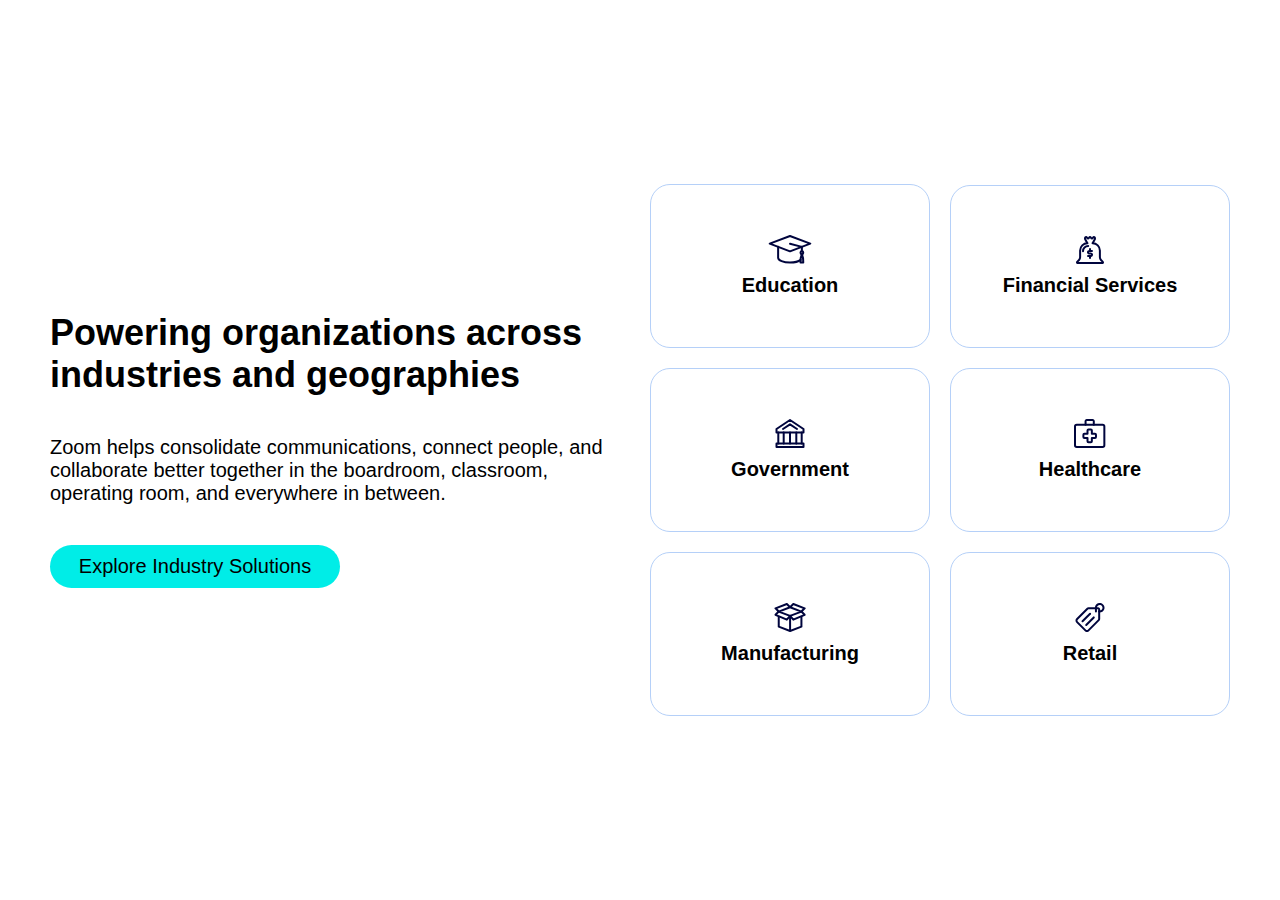
<file: Day 03/index.html>
<!DOCTYPE html>
<html lang="en">

<head>
    <meta charset="UTF-8">
    <meta name="viewport" content="width=device-width, initial-scale=1.0">
    <link rel="stylesheet" href="styles.css">

    <title>Ascend Bootcamp Class 3</title>
</head>

<body>
    <main>

        <section id="main-body" class="main-body">
            <div id="left" class="left">
                <h3>Powering organizations across industries and geographies</h3>

                <p>Zoom helps consolidate communications, connect people, and collaborate better together in the
                    boardroom, classroom, operating room, and everywhere in between.</p>

                <button>Explore Industry Solutions</button>
            </div>

            <div id="right" class="right">
                <div class="item">
                    <div>
                        <svg width="44" height="29" viewBox="0 0 44 29" fill="none" xmlns="http://www.w3.org/2000/svg">
                            <path d="M42.2592 8.68427L22.0007 16.3685L1.74219 8.68427L22.0007 1L42.2592 8.68427Z"
                                stroke="#00053D" stroke-width="2" stroke-linecap="round" stroke-linejoin="round"></path>
                            <path d="M33.8757 11.8622L22 8.68372" stroke="#00053D" stroke-width="2"
                                stroke-linecap="round" stroke-linejoin="round"></path>
                            <path
                                d="M33.8737 19.162C34.6453 19.162 35.2708 18.5364 35.2708 17.7648C35.2708 16.9932 34.6453 16.3677 33.8737 16.3677C33.1021 16.3677 32.4766 16.9932 32.4766 17.7648C32.4766 18.5364 33.1021 19.162 33.8737 19.162Z"
                                stroke="#00053D" stroke-width="2" stroke-linecap="round" stroke-linejoin="round"></path>
                            <path d="M33.8728 16.368V11.8622" stroke="#00053D" stroke-width="2" stroke-linecap="round"
                                stroke-linejoin="round"></path>
                            <path
                                d="M32.4766 27.5457C32.4766 21.7615 33.8737 19.1628 33.8737 19.1628C33.8737 19.1628 35.2708 21.7615 35.2708 27.5457H32.4766Z"
                                stroke="#00053D" stroke-width="2" stroke-linecap="round" stroke-linejoin="round"></path>
                            <path
                                d="M10.127 11.8622V22.6551C10.127 25.3586 15.4431 27.5451 22.0026 27.5451C26.6341 27.5451 30.63 26.4553 32.593 24.8626"
                                stroke="#00053D" stroke-width="2" stroke-linecap="round" stroke-linejoin="round"></path>
                        </svg>
                        <p>Education</p>
                    </div>
                    <div>
                        <svg width="29" height="28" viewBox="0 0 29 28" fill="none" xmlns="http://www.w3.org/2000/svg">
                            <path
                                d="M11.4033 7.24011C9.47257 7.24011 7.62089 8.0071 6.25564 9.37235C4.89039 10.7376 4.1234 12.5893 4.1234 14.52V21.3112C4.12396 22.3113 3.73401 23.2722 3.03662 23.9891L1.19064 25.8975C1.10069 25.9868 1.03904 26.1005 1.01337 26.2246C0.987701 26.3487 0.99916 26.4776 1.04631 26.5952C1.09347 26.7128 1.17422 26.8139 1.2785 26.8859C1.38278 26.9578 1.50595 26.9975 1.63263 26.9999H26.374C26.5007 26.9975 26.6238 26.9578 26.7281 26.8859C26.8324 26.8139 26.9131 26.7128 26.9603 26.5952C27.0074 26.4776 27.0189 26.3487 26.9932 26.2246C26.9676 26.1005 26.9059 25.9868 26.816 25.8975L24.97 23.9891C24.2726 23.2722 23.8826 22.3113 23.8832 21.3112V14.52C23.8832 12.5893 23.1162 10.7376 21.751 9.37235C20.3857 8.0071 18.534 7.24011 16.6033 7.24011"
                                stroke="#00053D" stroke-width="2" stroke-linecap="round" stroke-linejoin="round"></path>
                            <path
                                d="M7 15.1999C7 13.8208 7.54785 12.4982 8.52303 11.523C9.49821 10.5478 10.8208 10 12.1999 10"
                                stroke="#00053D" stroke-width="2" stroke-linecap="round" stroke-linejoin="round"></path>
                            <path
                                d="M16.7777 7L18.8166 3.3325C18.939 3.08667 19.003 2.79623 18.9999 2.5C18.9999 2.10218 18.8828 1.72064 18.6745 1.43934C18.4661 1.15803 18.1835 1 17.8888 1C16.9166 1 16.9166 2.5 15.9444 2.5C14.9722 2.5 14.9722 1 13.9944 1C13.0166 1 13.0277 2.5 12.0555 2.5C11.0833 2.5 11.0833 1 10.1111 1C9.81644 1 9.53383 1.15803 9.32546 1.43934C9.11708 1.72064 9.00002 2.10218 9.00002 2.5C8.99857 2.79702 9.06448 3.08753 9.18891 3.3325L11.2222 7"
                                stroke="#00053D" stroke-width="2" stroke-linecap="round" stroke-linejoin="round"></path>
                            <path
                                d="M15.9808 15.001H13.4124C13.0878 14.989 12.7693 15.0868 12.514 15.2769C12.2587 15.467 12.0833 15.7369 12.0192 16.0383C11.9862 16.2192 11.9958 16.4049 12.0472 16.5819C12.0986 16.759 12.1906 16.9232 12.3167 17.0628C12.4428 17.2024 12.5998 17.314 12.7766 17.3896C12.9535 17.4653 13.1457 17.5031 13.3397 17.5004H14.5876C14.9122 17.4884 15.2307 17.5863 15.486 17.7763C15.7413 17.9664 15.9167 18.2363 15.9808 18.5377C16.0138 18.7187 16.0042 18.9043 15.9528 19.0814C15.9014 19.2585 15.8094 19.4226 15.6833 19.5622C15.5572 19.7019 15.4002 19.8134 15.2234 19.8891C15.0465 19.9647 14.8543 20.0025 14.6603 19.9999H12.0192"
                                stroke="#00053D" stroke-width="2" stroke-linecap="round" stroke-linejoin="round"></path>
                            <path d="M14 13V15" stroke="#00053D" stroke-width="2" stroke-linecap="round"
                                stroke-linejoin="round"></path>
                            <path d="M14 20V22" stroke="#00053D" stroke-width="2" stroke-linecap="round"
                                stroke-linejoin="round"></path>
                        </svg>
                        <p>Financial Services</p>
                    </div>
                </div>

                <div class="item">
                    <div>
                        <svg width="30" height="29" viewBox="0 0 30 29" fill="none" xmlns="http://www.w3.org/2000/svg">
                            <path d="M28.5001 24.4H1.5V28H28.5001V24.4Z" stroke="#00053D" stroke-width="2"
                                stroke-linecap="round" stroke-linejoin="round"></path>
                            <path d="M3.29883 13.6002V24.4003" stroke="#00053D" stroke-width="2" stroke-linecap="round"
                                stroke-linejoin="round"></path>
                            <path d="M8.69922 13.6002V24.4003" stroke="#00053D" stroke-width="2" stroke-linecap="round"
                                stroke-linejoin="round"></path>
                            <path d="M15 13.5999V24.3999" stroke="#00053D" stroke-width="2" stroke-linecap="round"
                                stroke-linejoin="round"></path>
                            <path d="M26.7012 13.6002V24.4003" stroke="#00053D" stroke-width="2" stroke-linecap="round"
                                stroke-linejoin="round"></path>
                            <path d="M21.3008 13.6002V24.4003" stroke="#00053D" stroke-width="2" stroke-linecap="round"
                                stroke-linejoin="round"></path>
                            <path d="M28.5001 10V13.6001H1.5V10L15.0001 1L28.5001 10Z" stroke="#00053D" stroke-width="2"
                                stroke-linecap="round" stroke-linejoin="round"></path>
                            <path d="M7.99219 10.0005L15.0032 5.32947L22.0142 10.0005" stroke="#00053D" stroke-width="2"
                                stroke-linecap="round" stroke-linejoin="round"></path>
                        </svg>
                        <p>Government</p>
                    </div>
                    <div>
                        <svg width="32" height="29" viewBox="0 0 32 29" fill="none" xmlns="http://www.w3.org/2000/svg">
                            <path
                                d="M28.587 5.69543H2.76087C1.78837 5.69543 1 6.4838 1 7.4563V26.2389C1 27.2114 1.78837 27.9998 2.76087 27.9998H28.587C29.5595 27.9998 30.3478 27.2114 30.3478 26.2389V7.4563C30.3478 6.4838 29.5595 5.69543 28.587 5.69543Z"
                                stroke="#00053D" stroke-width="2" stroke-linecap="round" stroke-linejoin="round"></path>
                            <path
                                d="M11.5684 5.69565V2.17391C11.5684 1.86257 11.692 1.56398 11.9122 1.34383C12.1323 1.12368 12.4309 1 12.7423 1H18.6118C18.9232 1 19.2218 1.12368 19.4419 1.34383C19.6621 1.56398 19.7858 1.86257 19.7858 2.17391V5.69565"
                                stroke="#00053D" stroke-width="2" stroke-linecap="round" stroke-linejoin="round"></path>
                            <path
                                d="M21.9578 15.674C21.9578 15.1217 21.5101 14.674 20.9578 14.674H17.8491V11.5653C17.8491 11.013 17.4014 10.5653 16.8491 10.5653H14.5013C13.949 10.5653 13.5013 11.013 13.5013 11.5653V14.674H10.3926C9.84029 14.674 9.39258 15.1217 9.39258 15.674V18.0218C9.39258 18.5741 9.84029 19.0218 10.3926 19.0218H13.5013V22.1305C13.5013 22.6828 13.949 23.1305 14.5013 23.1305H16.8491C17.4014 23.1305 17.8491 22.6828 17.8491 22.1305V19.0218H20.9578C21.5101 19.0218 21.9578 18.5741 21.9578 18.0218V15.674Z"
                                stroke="#00053D" stroke-width="2" stroke-linecap="round" stroke-linejoin="round"></path>
                        </svg>
                        <p>Healthcare</p>
                    </div>

                </div>
               
                <div class="item">
                    <div>
                        <svg width="32" height="29" viewBox="0 0 32 29" fill="none" xmlns="http://www.w3.org/2000/svg">
                            <path d="M27.4202 8.55999L16.0802 12.88L4.74023 8.55999L16.0802 4.23999L27.4202 8.55999Z"
                                stroke="#00053D" stroke-width="2" stroke-linejoin="round"></path>
                            <path d="M16.0801 12.88V28" stroke="#00053D" stroke-width="2" stroke-linejoin="round"></path>
                            <path
                                d="M4.74 8.55994L1.5 11.7999L12.84 16.6599L16.08 12.8799L19.32 16.6599L30.66 11.7999L27.42 8.55994"
                                stroke="#00053D" stroke-width="2" stroke-linejoin="round"></path>
                            <path d="M16.08 4.24L12.84 1L1.5 5.31999L4.74 8.55999" stroke="#00053D" stroke-width="2"
                                stroke-linejoin="round"></path>
                            <path d="M16.0801 4.24L19.3201 1L30.6601 5.31999L27.4201 8.55999" stroke="#00053D" stroke-width="2"
                                stroke-linejoin="round"></path>
                            <path d="M4.74023 13.1879V23.68L16.0802 28L27.4202 23.68V13.1879" stroke="#00053D" stroke-width="2"
                                stroke-linejoin="round"></path>
                        </svg>
                        <p>Manufacturing</p>
                    </div>
                    <div>
                        <svg width="40" height="29" viewBox="0 0 40 29" fill="none" xmlns="http://www.w3.org/2000/svg">
                            <path
                                d="M15.4165 27.3665L7.13346 19.0834C6.93265 18.8828 6.77333 18.6446 6.66464 18.3824C6.55594 18.1202 6.5 17.8392 6.5 17.5553C6.5 17.2715 6.55594 16.9904 6.66464 16.7282C6.77333 16.466 6.93265 16.2278 7.13346 16.0272L17.3658 5.79487C17.6693 5.491 18.0811 5.32008 18.5105 5.3197H28.1003C28.3868 5.3197 28.6614 5.43348 28.864 5.63601C29.0665 5.83853 29.1803 6.11322 29.1803 6.39963V15.9894C29.1799 16.4189 29.009 16.8307 28.7051 17.1342L18.4728 27.3665C18.2722 27.5673 18.0339 27.7266 17.7717 27.8353C17.5095 27.944 17.2285 28 16.9446 28C16.6608 28 16.3797 27.944 16.1175 27.8353C15.8553 27.7266 15.6171 27.5673 15.4165 27.3665Z"
                                stroke="#00053D" stroke-width="2" stroke-linejoin="round"></path>
                            <path d="M12.5176 18.2789L20.0771 10.7194" stroke="#00053D" stroke-width="2"
                                stroke-linecap="round" stroke-linejoin="round"></path>
                            <path d="M23.7802 14.4235L16.2207 21.983" stroke="#00053D" stroke-width="2"
                                stroke-linecap="round" stroke-linejoin="round"></path>
                            <path
                                d="M25.9414 8.55953V4.77977C25.9414 4.0322 26.1631 3.30143 26.5784 2.67985C26.9937 2.05828 27.5841 1.5738 28.2747 1.28772C28.9654 1.00164 29.7254 0.926785 30.4586 1.07263C31.1918 1.21847 31.8652 1.57847 32.3939 2.10708C32.9225 2.63569 33.2825 3.30917 33.4283 4.04238C33.5742 4.77558 33.4993 5.53555 33.2132 6.22622C32.9271 6.91688 32.4427 7.5072 31.8211 7.92252C31.1995 8.33785 30.4687 8.55953 29.7212 8.55953H29.1812"
                                stroke="#00053D" stroke-width="2" stroke-linecap="round" stroke-linejoin="round"></path>
                        </svg>
                        <p>Retail</p>
                    </div>
                </div>

            </div>
        </section>
    </main>

</body>

</html>
</file>
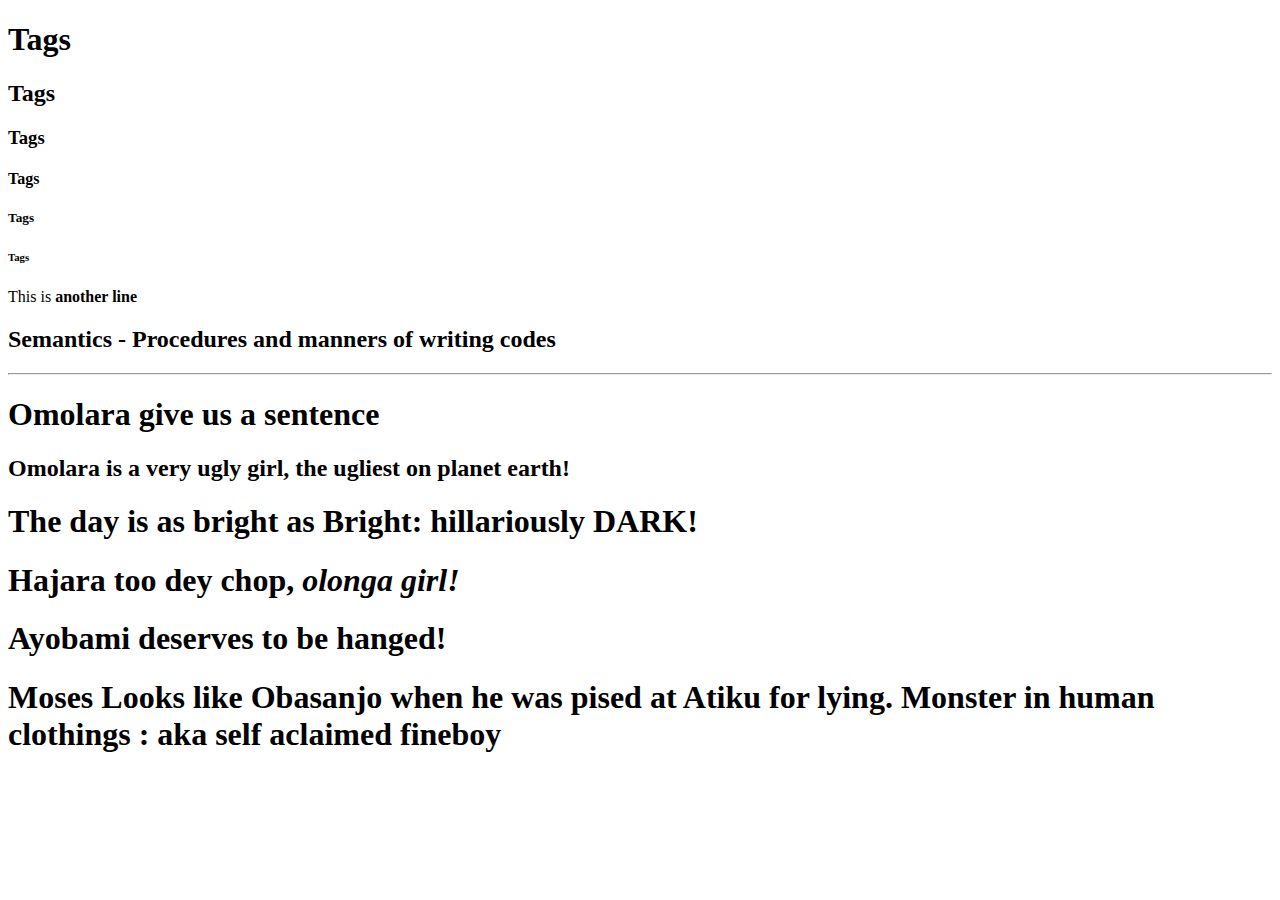
<file: Day 02/intro.html>
<!DOCTYPE html>
<html lang="en">
<head> 
    <meta charset="UTF-8">
    <meta name="viewport" content="width=device-width, initial-scale=1.0">
    <title>Ascend Bootcamp Day 02</title>
</head>
<body>
    <h1>Tags</h1>
    <h2>Tags</h2> 
    <h3>Tags</h3> 
    <h4>Tags</h4> 
<h5>Tags</h5>
    <h6>Tags</h6>
    <p>This is <strong>another line</strong></p>
  <h2>Semantics -  <span>Procedures and manners of writing codes</span></h2>
    <hr />


    <h1>Omolara give us a sentence</h1>
    <h2>Omolara is a very ugly girl, the <strong>ugliest on planet earth!</strong></h2>

    <h1> The day is as bright as Bright: hillariously DARK!</h1>

    <h1>Hajara too dey chop, <em>olonga girl!</em></h1>

    <h1>Ayobami deserves to be hanged!</h1>

    <h1>Moses Looks like Obasanjo when he was pised at Atiku for lying. Monster in human clothings : aka self aclaimed fineboy</h1>

    <h1></h1>


</body>
</html>
</file>
<file: Day 03/styles.css>
*{
    margin: 0;
    padding: 0;
    box-sizing: border-box;
    scroll-behavior: smooth;
    font-family: sans-serif;
}

main{
    display: flex;
    width: 100%;
    height: 100vh;
}

section{
    width: 100%;
    height: 100%;
    display: flex;
    justify-content: space-between;
    gap: 20px;
    align-items: center;
    padding: 50px;
}
.left{
    width: 100%;
    display: flex;
    flex-direction: column;
    gap: 40px;
}
.left h3{
    font-size: 36px;
    font-weight: 700;
}

.left p{
    font-size: 20px;
    font-weight: 500
}

.left button{
    background-color: #00ede7;
    border: none;
    border-radius: 50px;
    font-size: 20px;
    padding: 10px 20px;
    width: 50%;
}

.right{
    width: 100%;
    display: flex;
    flex-direction: column;
    gap: 20px;
}
.right .item{
    display: flex;
    align-items: center;
    justify-content: center;
    width: 100%;
    gap: 20px;
}
.right .item div{
    display: flex;
    flex-direction: column;
    gap: 10px;
    align-items: center;
    justify-content: center;
    width: 100%;
    padding: 50px;
    border-radius: 20px;
    border-color:  #b5d0f8;
    border-width: 1px;
    border-style: solid;
}

.right .item div:hover{
    color: #0b5cff ;
    border-color:  #0b5cff;
}
.right .item p{
    font-size: 20px;
    font-weight: 700;
}
</file>
